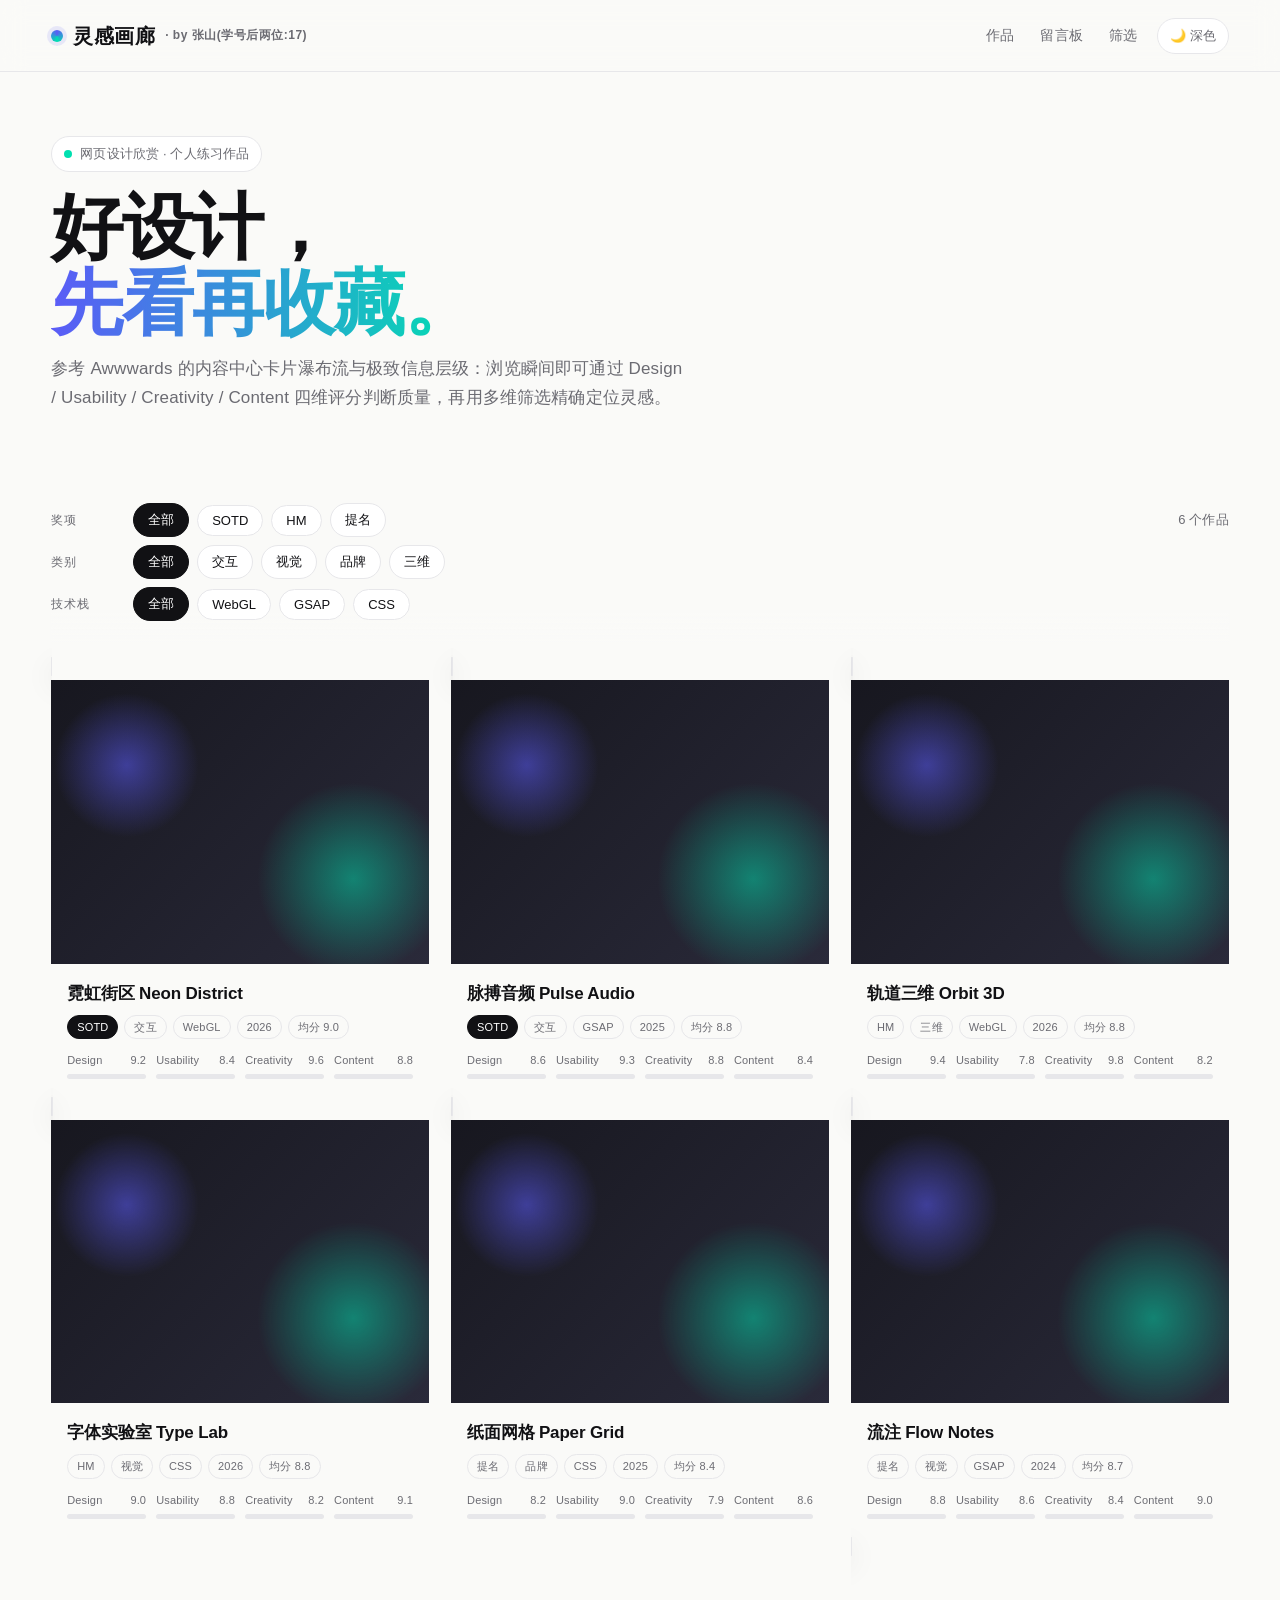
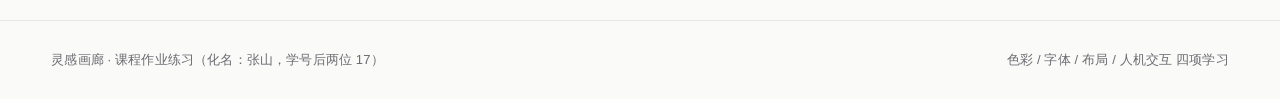
<file: index.html>
<!doctype html><html lang="zh-CN"><head><meta charset="utf-8"><meta name="viewport" content="width=device-width,initial-scale=1">
<title>灵感画廊 · 首页</title><link rel="stylesheet" href="css/style.css"></head><body>

<header class="nav"><div class="wrap">
  <a class="logo" href="index.html"><span class="dot"></span>灵感画廊<span style="font-family:var(--body);font-weight:600;color:var(--muted);font-size:12px">· by 张山(学号后两位:17)</span></a>
  <nav class="links"><a href="index.html">作品</a><a href="board.html">留言板</a><a href="index.html#filters">筛选</a></nav>
  <button id="themeBtn" class="iconbtn" type="button">🌙 深色</button>
  <button id="burger" class="burger" type="button" aria-label="菜单">☰</button>
</div></header>

<section class="hero wrap">
  <span class="kicker"><i></i>网页设计欣赏 · 个人练习作品</span>
  <h1>好设计，<br><span class="grad">先看再收藏。</span></h1>
  <p class="sub">参考 Awwwards 的内容中心卡片瀑布流与极致信息层级：浏览瞬间即可通过 Design / Usability / Creativity / Content 四维评分判断质量，再用多维筛选精确定位灵感。</p>
</section>
<section id="filters" class="filters wrap">
  <div class="fgroup" data-key="award">
    <span class="flabel">奖项</span>
    <button class="chip on" data-v="全部">全部</button><button class="chip" data-v="SOTD">SOTD</button>
    <button class="chip" data-v="HM">HM</button><button class="chip" data-v="提名">提名</button>
    <span class="count" id="count"></span>
  </div>
  <div class="fgroup" data-key="cat">
    <span class="flabel">类别</span>
    <button class="chip on" data-v="全部">全部</button><button class="chip" data-v="交互">交互</button>
    <button class="chip" data-v="视觉">视觉</button><button class="chip" data-v="品牌">品牌</button><button class="chip" data-v="三维">三维</button>
  </div>
  <div class="fgroup" data-key="tech">
    <span class="flabel">技术栈</span>
    <button class="chip on" data-v="全部">全部</button><button class="chip" data-v="WebGL">WebGL</button>
    <button class="chip" data-v="GSAP">GSAP</button><button class="chip" data-v="CSS">CSS</button>
  </div>
</section>
<main class="wrap"><div class="masonry" id="grid"></div></main>
<footer><div class="wrap"><span>灵感画廊 · 课程作业练习（化名：张山，学号后两位 17）</span><span>色彩 / 字体 / 布局 / 人机交互 四项学习</span></div></footer>
<script src="js/main.js"></script></body></html>
</file>
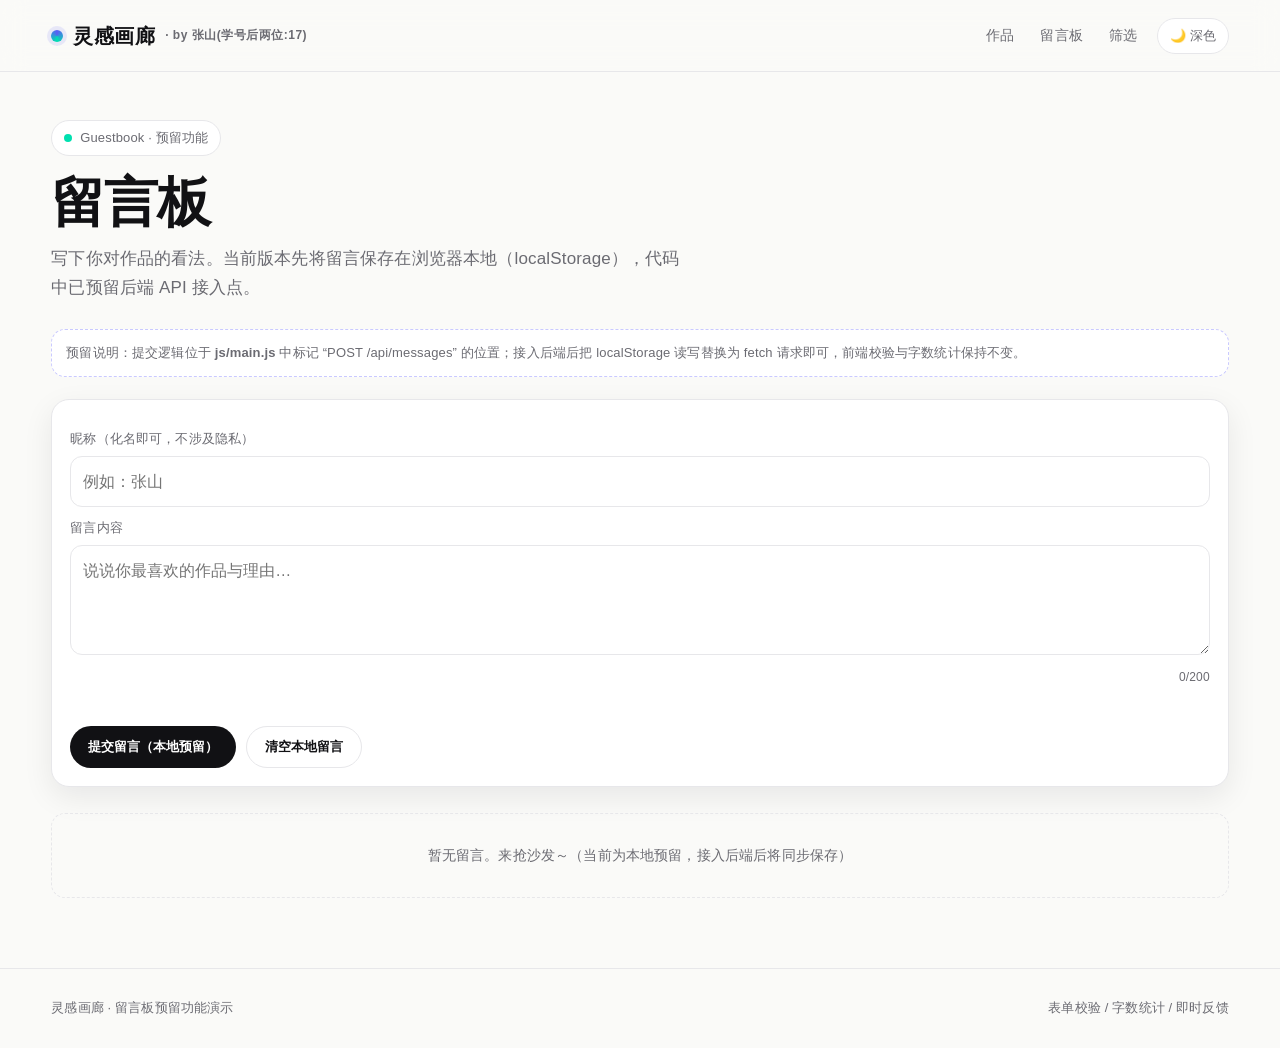
<file: board.html>
<!doctype html><html lang="zh-CN"><head><meta charset="utf-8"><meta name="viewport" content="width=device-width,initial-scale=1">
<title>留言板 · 灵感画廊（预留后端）</title><link rel="stylesheet" href="css/style.css"></head><body>

<header class="nav"><div class="wrap">
  <a class="logo" href="index.html"><span class="dot"></span>灵感画廊<span style="font-family:var(--body);font-weight:600;color:var(--muted);font-size:12px">· by 张山(学号后两位:17)</span></a>
  <nav class="links"><a href="index.html">作品</a><a href="board.html">留言板</a><a href="index.html#filters">筛选</a></nav>
  <button id="themeBtn" class="iconbtn" type="button">🌙 深色</button>
  <button id="burger" class="burger" type="button" aria-label="菜单">☰</button>
</div></header>

<main class="board wrap">
  <span class="kicker"><i></i>Guestbook · 预留功能</span>
  <h1>留言板</h1>
  <p class="sub">写下你对作品的看法。当前版本先将留言保存在浏览器本地（localStorage），代码中已预留后端 API 接入点。</p>
  <div class="note">预留说明：提交逻辑位于 <b>js/main.js</b> 中标记 “POST /api/messages” 的位置；接入后端后把 localStorage 读写替换为 fetch 请求即可，前端校验与字数统计保持不变。</div>
  <form class="form" id="msgForm" novalidate>
    <label for="mname">昵称（化名即可，不涉及隐私）</label>
    <input class="input" id="mname" maxlength="12" placeholder="例如：张山">
    <label for="mtext">留言内容</label>
    <textarea id="mtext" maxlength="200" placeholder="说说你最喜欢的作品与理由…"></textarea>
    <div class="hint" id="charCount">0/200</div>
    <div class="err" id="merr"></div>
    <div class="row">
      <button class="btn primary" type="submit">提交留言（本地预留）</button>
      <button class="btn ghost" type="button" id="clearMsg">清空本地留言</button>
    </div>
  </form>
  <div class="msgs" id="msgList"></div>
</main>
<footer><div class="wrap"><span>灵感画廊 · 留言板预留功能演示</span><span>表单校验 / 字数统计 / 即时反馈</span></div></footer>
<script src="js/main.js"></script></body></html>
</file>
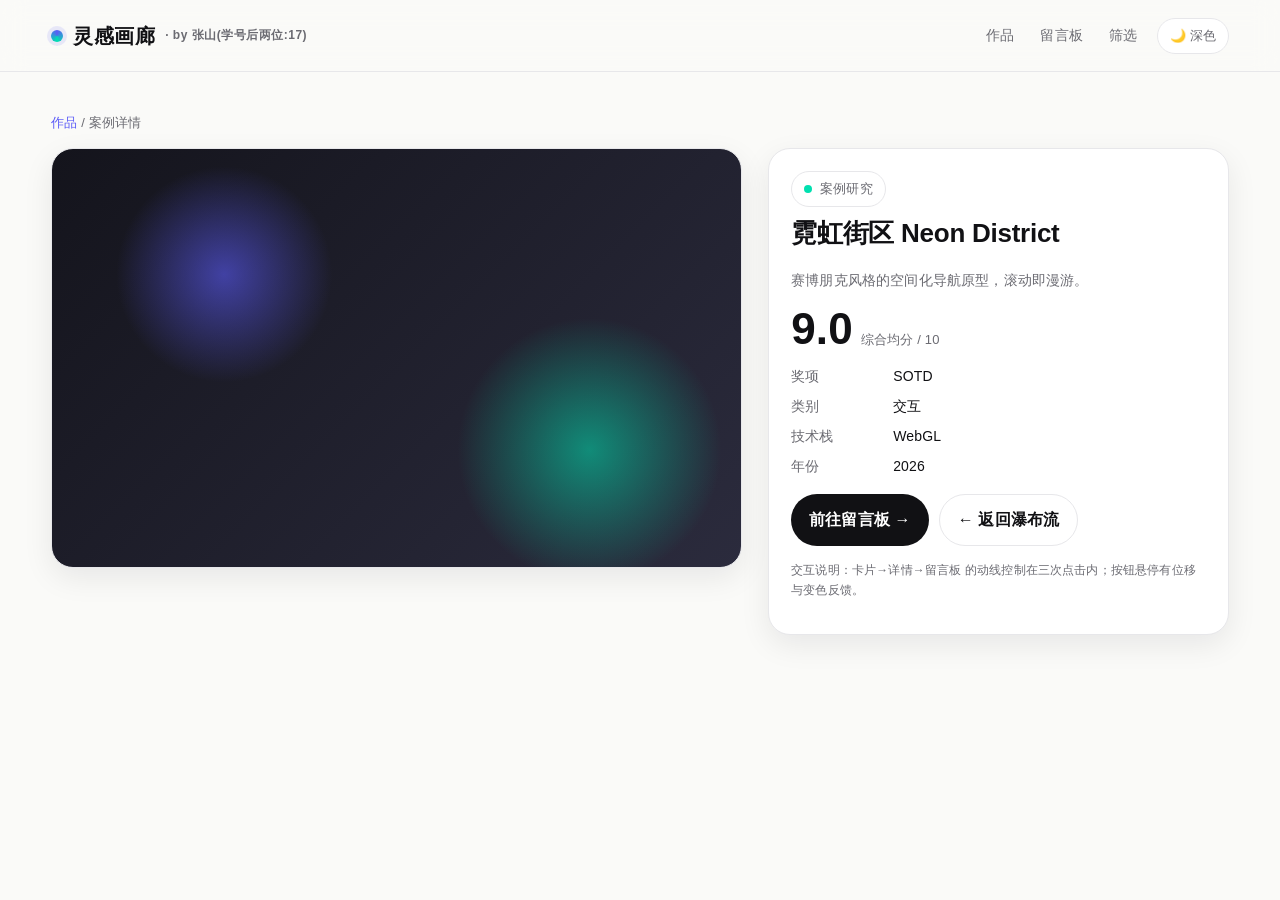
<file: detail.html>
<!doctype html><html lang="zh-CN"><head><meta charset="utf-8"><meta name="viewport" content="width=device-width,initial-scale=1">
<title>案例详情 · 灵感画廊</title><link rel="stylesheet" href="css/style.css"></head><body>

<header class="nav"><div class="wrap">
  <a class="logo" href="index.html"><span class="dot"></span>灵感画廊<span style="font-family:var(--body);font-weight:600;color:var(--muted);font-size:12px">· by 张山(学号后两位:17)</span></a>
  <nav class="links"><a href="index.html">作品</a><a href="board.html">留言板</a><a href="index.html#filters">筛选</a></nav>
  <button id="themeBtn" class="iconbtn" type="button">🌙 深色</button>
  <button id="burger" class="burger" type="button" aria-label="菜单">☰</button>
</div></header>

<main class="detail wrap" id="detail">
  <div class="crumbs"><a href="index.html">作品</a> / <span>案例详情</span></div>
  <div class="dgrid">
    <div class="dhero" aria-label="作品主视觉占位"></div>
    <aside class="panel">
      <span class="kicker"><i></i>案例研究</span>
      <h2 id="dtitle">—</h2>
      <p id="ddesc">—</p>
      <div class="bigscore"><b id="davg">—</b><span style="color:var(--muted);font-size:13px">综合均分 / 10</span></div>
      <dl class="kv" id="dkv"></dl>
      <div class="row">
        <a class="btn primary" id="dlink" href="board.html">前往留言板 →</a>
        <a class="btn ghost" href="index.html">← 返回瀑布流</a>
      </div>
      <p style="font-size:12px;margin-top:14px">交互说明：卡片→详情→留言板 的动线控制在三次点击内；按钮悬停有位移与变色反馈。</p>
    </aside>
  </div>
</main>
<script src="js/main.js"></script></body></html>
</file>
<file: css/style.css>
:root{
  --bg:#FAFAF8; --card:#FFFFFF; --ink:#111114; --muted:#6b6b72; --line:#e7e7ea;
  --brand:#5b5bf7; --brand2:#00e0b0; --radius:18px; --shadow:0 10px 30px rgba(17,17,20,.08);
  --title:"Arial Black","Helvetica Neue",Helvetica,"PingFang SC","Microsoft YaHei",sans-serif;
  --body:-apple-system,BlinkMacSystemFont,"Segoe UI","PingFang SC","Microsoft YaHei",sans-serif;
  --nav-h:72px;
}
*{box-sizing:border-box} html{scroll-behavior:smooth}
body{margin:0;background:var(--bg);color:var(--ink);font-family:var(--body);line-height:1.7;letter-spacing:.01em}
a{color:inherit;text-decoration:none}
.wrap{width:min(1180px,92vw);margin:0 auto}

/* 顶部固定导航：滚动收缩为极简图标模式 */
.nav{position:fixed;inset:0 0 auto 0;height:var(--nav-h);z-index:50;display:flex;align-items:center;
  background:rgba(250,250,248,.82);backdrop-filter:blur(12px);border-bottom:1px solid var(--line);
  transition:height .35s ease, background .35s ease}
.nav.shrink{height:54px;background:rgba(250,250,248,.94)}
.nav .wrap{display:flex;align-items:center;gap:18px}
.logo{font-family:var(--title);font-weight:900;font-size:20px;letter-spacing:.5px;display:flex;align-items:center;gap:10px}
.logo .dot{width:12px;height:12px;border-radius:50%;background:conic-gradient(var(--brand),var(--brand2),var(--brand));box-shadow:0 0 0 4px rgba(91,91,247,.12)}
.links{display:flex;gap:22px;margin-left:auto;font-size:14px;color:var(--muted)}
.links a{position:relative;padding:6px 2px}
.links a::after{content:"";position:absolute;left:0;bottom:0;height:2px;width:0;background:var(--brand);transition:width .3s}
.links a:hover{color:var(--ink)} .links a:hover::after{width:100%}
.iconbtn{border:1px solid var(--line);background:var(--card);border-radius:999px;padding:8px 12px;cursor:pointer;
  display:inline-flex;align-items:center;gap:8px;font-size:13px;color:var(--muted);transition:.25s}
.iconbtn:hover{border-color:var(--brand);color:var(--ink);transform:translateY(-1px)}
.burger{display:none;background:none;border:0;font-size:22px;cursor:pointer}

/* Hero：大标题锚点 + 大量留白 */
.hero{padding:calc(var(--nav-h) + 64px) 0 42px}
.kicker{display:inline-flex;align-items:center;gap:8px;font-size:13px;color:var(--muted);border:1px solid var(--line);
  border-radius:999px;padding:6px 12px;background:var(--card)}
.kicker i{width:8px;height:8px;border-radius:50%;background:var(--brand2);display:inline-block}
h1{font-family:var(--title);font-size:clamp(34px,6vw,72px);line-height:1.05;margin:18px 0 14px;letter-spacing:-.02em}
h1 .grad{background:linear-gradient(90deg,var(--brand),var(--brand2));-webkit-background-clip:text;background-clip:text;color:transparent}
.sub{max-width:640px;color:var(--muted);font-size:17px;margin:0 0 26px}

/* 筛选 chips：多维交叉 + 平滑过渡 */
.filters{position:sticky;top:calc(var(--nav-h) + 8px);z-index:20;background:linear-gradient(var(--bg) 78%,transparent);padding:14px 0 18px}
.fgroup{display:flex;flex-wrap:wrap;gap:8px;margin:8px 0;align-items:center}
.flabel{font-size:12px;color:var(--muted);width:74px;flex:0 0 auto;letter-spacing:.08em;text-transform:uppercase}
.chip{border:1px solid var(--line);background:var(--card);border-radius:999px;padding:7px 14px;font-size:13px;cursor:pointer;color:var(--ink);transition:.25s}
.chip:hover{border-color:var(--brand);transform:translateY(-1px)}
.chip.on{background:var(--ink);color:#fff;border-color:var(--ink)}
.count{font-size:13px;color:var(--muted);margin-left:auto}

/* 瀑布流卡片（Awwwards 式） */
.masonry{columns:3 300px;column-gap:22px;padding:6px 0 60px}
.card{break-inside:avoid;margin:0 0 22px;background:var(--card);border:1px solid var(--line);border-radius:var(--radius);
  overflow:hidden;box-shadow:var(--shadow);transform:translateY(14px);opacity:0;transition:transform .55s cubic-bezier(.2,.8,.2,1),opacity .55s,border-color .25s}
.card.show{transform:translateY(0);opacity:1}
.card:hover{border-color:#d6d6ff}
.thumb{position:relative;display:block;aspect-ratio:4/3;background:
  radial-gradient(120px 120px at 20% 30%, rgba(91,91,247,.55), transparent 60%),
  radial-gradient(160px 160px at 80% 70%, rgba(0,224,176,.5), transparent 60%),
  linear-gradient(135deg,#17171f,#2a2a3a)}
.thumb::after{content:"";position:absolute;inset:0;background:
  linear-gradient(transparent 62%, rgba(0,0,0,.55));opacity:0;transition:.3s}
.card:hover .thumb::after{opacity:1}
.thumb .view{position:absolute;left:14px;bottom:12px;color:#fff;font-size:13px;opacity:0;transform:translateY(6px);transition:.3s}
.card:hover .view{opacity:1;transform:translateY(0)}
.body{padding:16px 16px 14px}
.title{font-weight:800;font-size:17px;margin:0 0 6px;font-family:var(--title);letter-spacing:-.01em}
.meta{display:flex;flex-wrap:wrap;gap:6px;margin:0 0 12px}
.tag{font-size:11px;color:var(--muted);border:1px solid var(--line);border-radius:999px;padding:2px 9px}
.tag.sotd{color:#fff;background:var(--ink);border-color:var(--ink)}
.scores{display:grid;grid-template-columns:repeat(4,1fr);gap:10px}
.score .lb{display:flex;justify-content:space-between;font-size:11px;color:var(--muted);margin-bottom:4px}
.bar{height:5px;border-radius:99px;background:var(--line);overflow:hidden}
.bar i{display:block;height:100%;width:0;border-radius:99px;background:linear-gradient(90deg,var(--brand),var(--brand2));transition:width .8s cubic-bezier(.2,.8,.2,1)}
.card:hover .bar i{width:var(--w)}

/* 详情页 */
.detail{padding:calc(var(--nav-h) + 40px) 0 60px}
.crumbs{font-size:13px;color:var(--muted);margin-bottom:14px}
.crumbs a{color:var(--brand)}
.dgrid{display:grid;grid-template-columns:1.2fr .8fr;gap:26px;align-items:start}
.dhero{border-radius:22px;min-height:420px;border:1px solid var(--line);box-shadow:var(--shadow);
  background:radial-gradient(180px 180px at 25% 30%, rgba(91,91,247,.6), transparent 60%),
  radial-gradient(220px 220px at 78% 72%, rgba(0,224,176,.55), transparent 60%),linear-gradient(135deg,#14141c,#2b2b3d)}
.panel{background:var(--card);border:1px solid var(--line);border-radius:22px;padding:22px;box-shadow:var(--shadow);position:sticky;top:calc(var(--nav-h) + 20px)}
.panel h2{font-family:var(--title);margin:4px 0 10px;font-size:26px;letter-spacing:-.01em}
.panel p{color:var(--muted);font-size:14px}
.bigscore{display:flex;align-items:end;gap:8px;margin:6px 0 4px}
.bigscore b{font-family:var(--title);font-size:44px;line-height:1}
.btn{display:inline-flex;align-items:center;gap:8px;border:0;border-radius:999px;padding:11px 18px;font-weight:700;cursor:pointer;transition:.25s}
.btn.primary{background:var(--ink);color:#fff}.btn.primary:hover{background:var(--brand);transform:translateY(-2px)}
.btn.ghost{background:transparent;border:1px solid var(--line);color:var(--ink)}.btn.ghost:hover{border-color:var(--brand)}
.row{display:flex;gap:10px;flex-wrap:wrap;margin-top:16px}
.kv{display:grid;grid-template-columns:92px 1fr;gap:6px 10px;font-size:14px;margin-top:14px}
.kv dt{color:var(--muted)} .kv dd{margin:0}

/* 留言板（预留后端） */
.board{padding:calc(var(--nav-h) + 48px) 0 70px}
.board h1{font-size:clamp(30px,5vw,54px)}
.note{font-size:13px;color:var(--muted);background:var(--card);border:1px dashed #c9c9ff;border-radius:14px;padding:12px 14px;margin:14px 0 22px}
.form{background:var(--card);border:1px solid var(--line);border-radius:18px;padding:18px;box-shadow:var(--shadow)}
.form label{font-size:13px;color:var(--muted);display:block;margin:10px 0 6px}
.input,textarea{width:100%;border:1px solid var(--line);border-radius:12px;padding:11px 12px;font:inherit;background:#fff;color:var(--ink);transition:.2s}
.input:focus,textarea:focus{outline:0;border-color:var(--brand);box-shadow:0 0 0 4px rgba(91,91,247,.12)}
textarea{min-height:110px;resize:vertical}
.hint{font-size:12px;color:var(--muted);text-align:right;margin-top:4px}
.err{color:#d33;font-size:12px;min-height:16px;margin:6px 0 0}
.msgs{margin-top:26px;display:grid;gap:12px}
.msg{background:var(--card);border:1px solid var(--line);border-radius:14px;padding:14px 16px;animation:pop .4s ease}
.msg .who{display:flex;justify-content:space-between;font-size:13px;color:var(--muted);margin-bottom:6px}
.msg b{color:var(--ink)}
.empty{color:var(--muted);font-size:14px;text-align:center;padding:30px;border:1px dashed var(--line);border-radius:14px}
@keyframes pop{from{opacity:0;transform:translateY(8px)}to{opacity:1;transform:none}}

footer{border-top:1px solid var(--line);padding:28px 0;color:var(--muted);font-size:13px}
footer .wrap{display:flex;justify-content:space-between;gap:14px;flex-wrap:wrap}

/* 深色模式（情感化交互/可控反馈） */
body.dark{--bg:#111114;--card:#18181d;--ink:#f4f4f6;--muted:#a8a8b0;--line:#26262d;--shadow:0 10px 30px rgba(0,0,0,.4)}
body.dark .nav{background:rgba(17,17,20,.82)} body.dark .nav.shrink{background:rgba(17,17,20,.94)}
body.dark .input,body.dark textarea{background:#101015;color:var(--ink)}

@media (max-width:860px){
  .dgrid{grid-template-columns:1fr}
  .links{display:none}
  .burger{display:block;margin-left:auto}
  .masonry{columns:2 220px}
  .panel{position:static}
}
@media (max-width:560px){.masonry{columns:1}}
</file>
